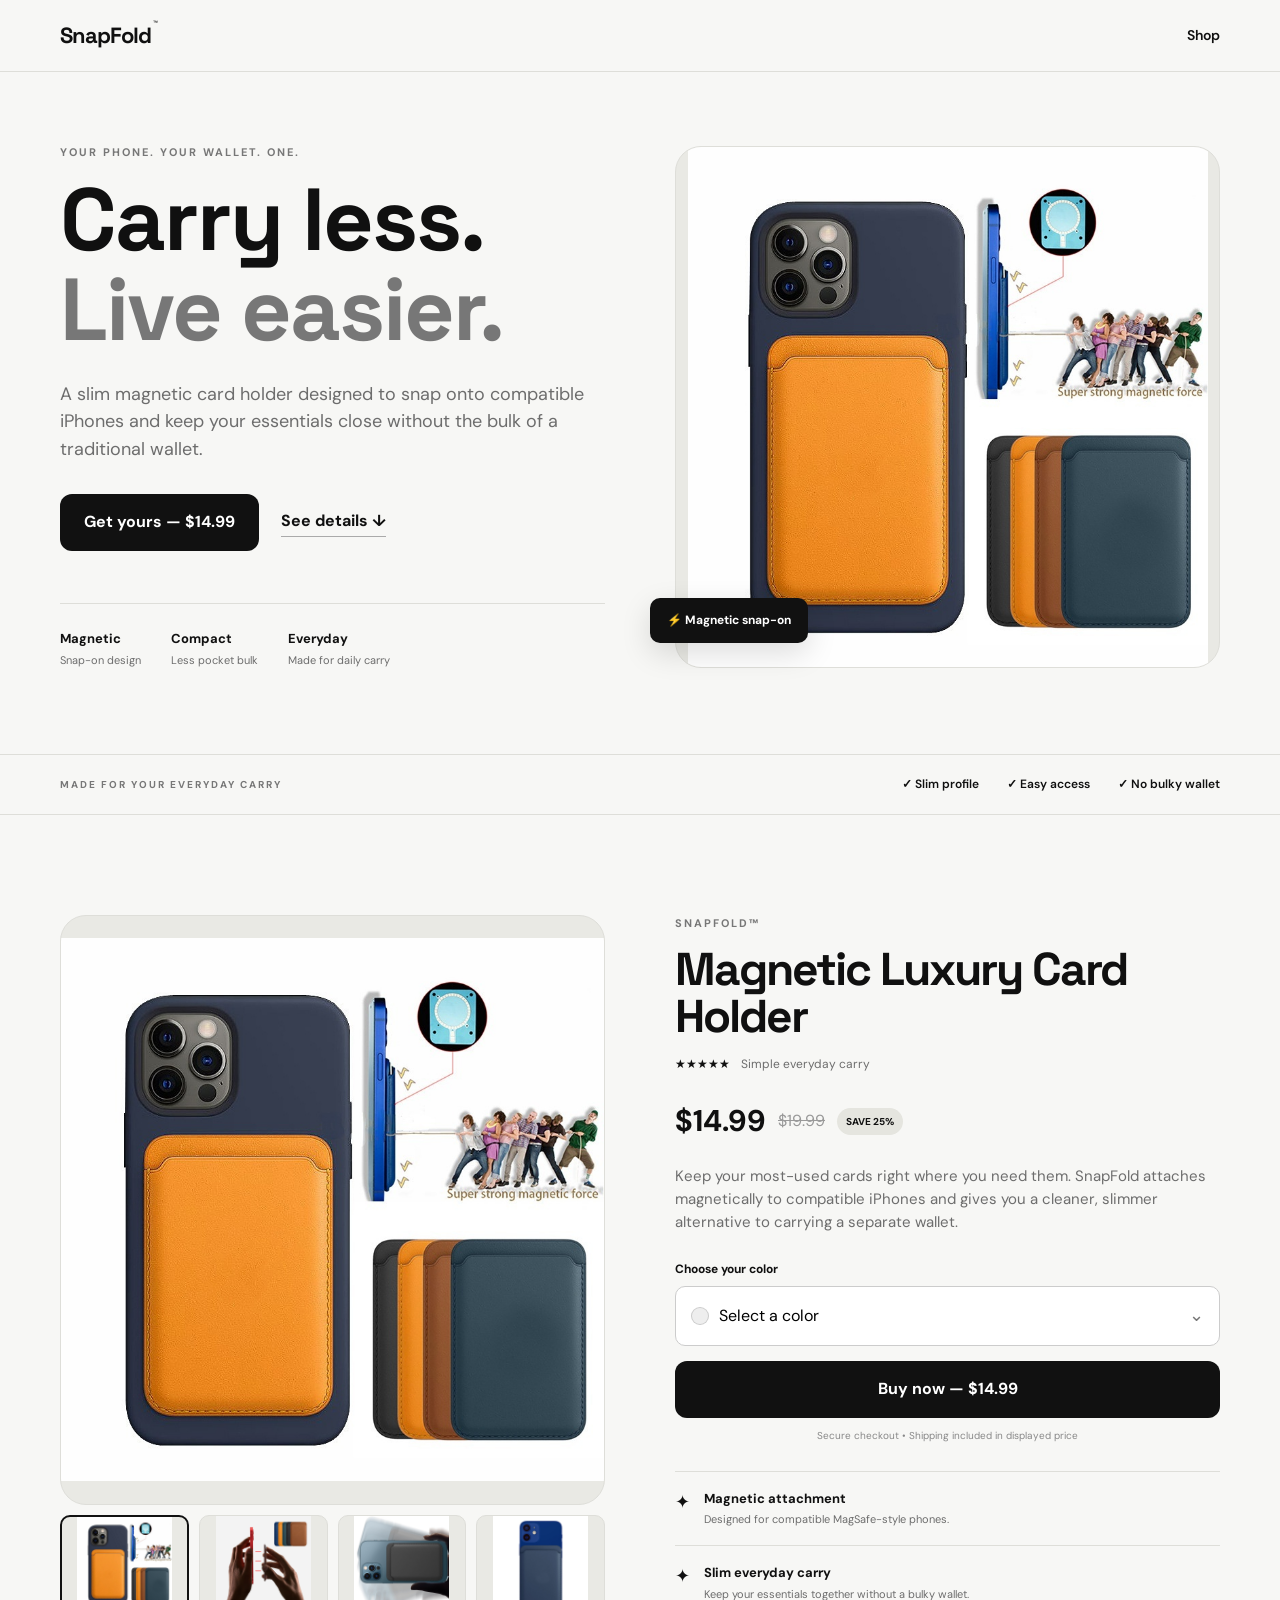
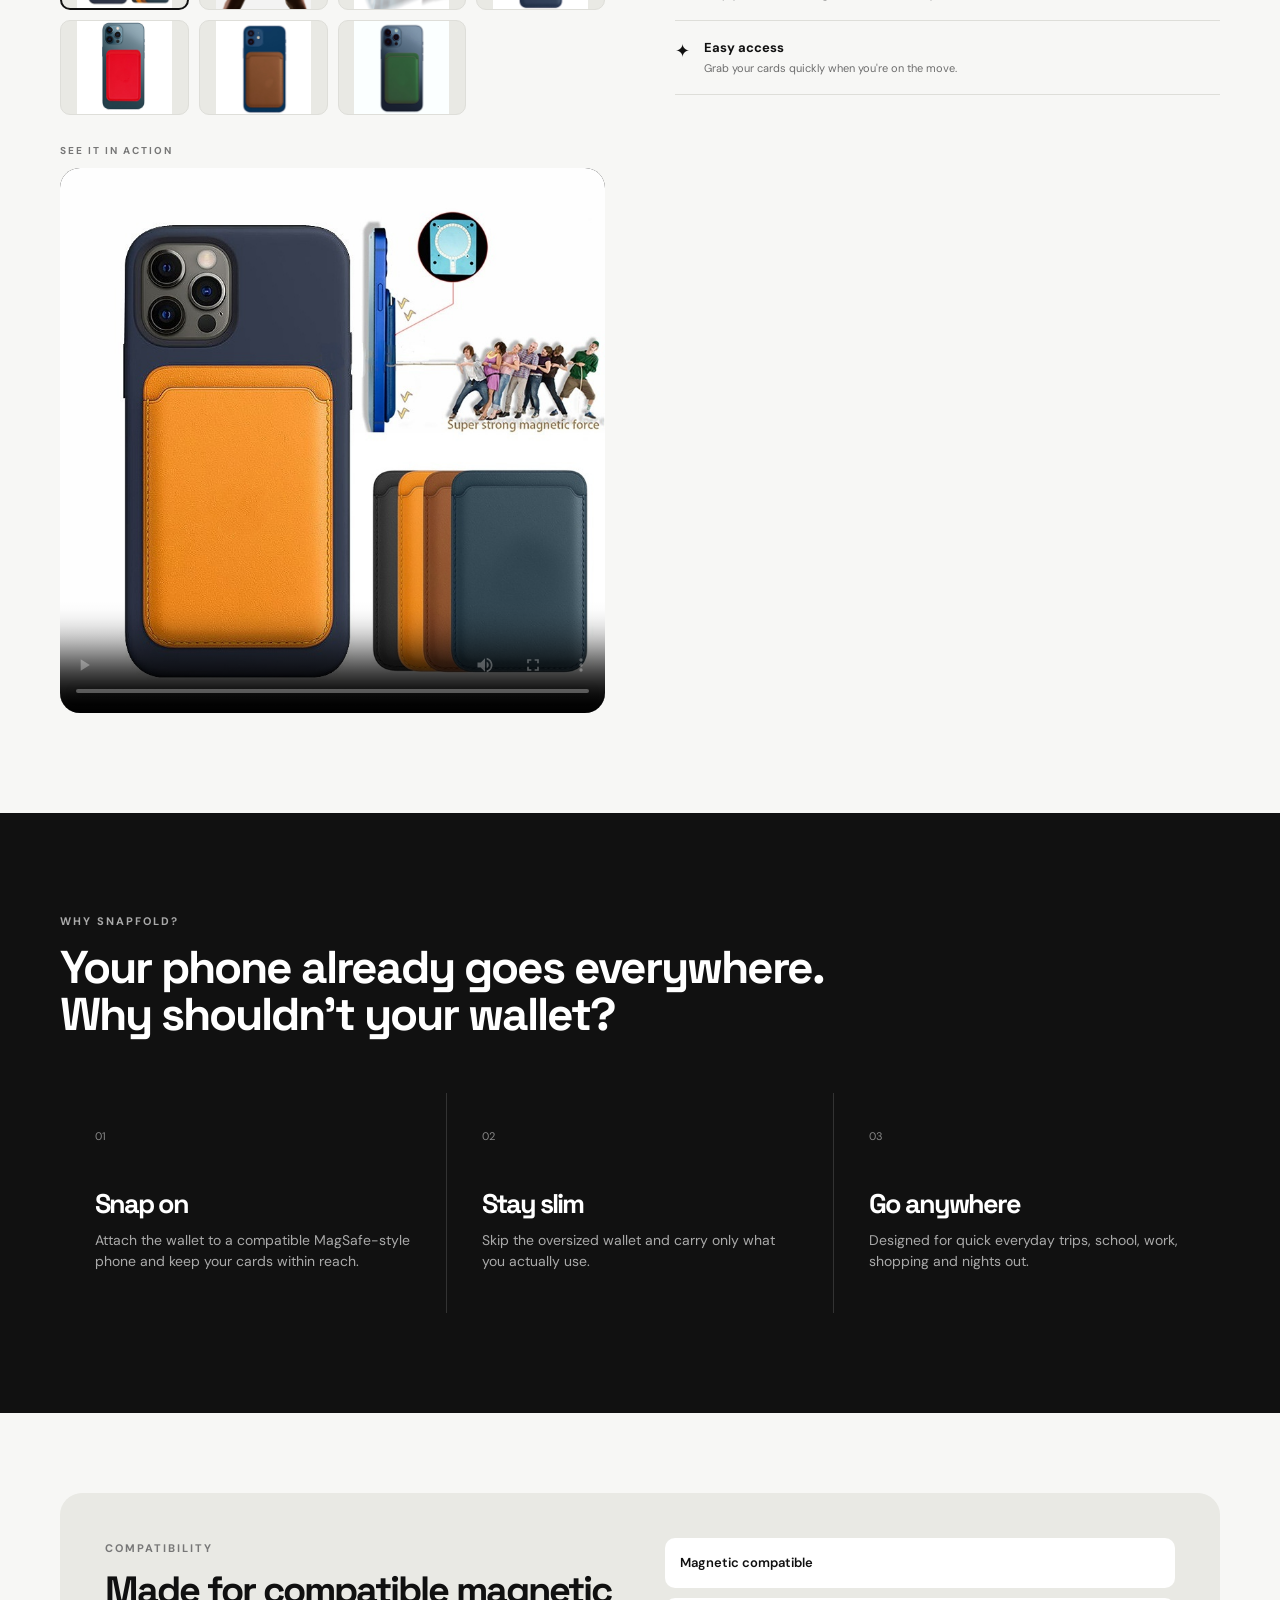
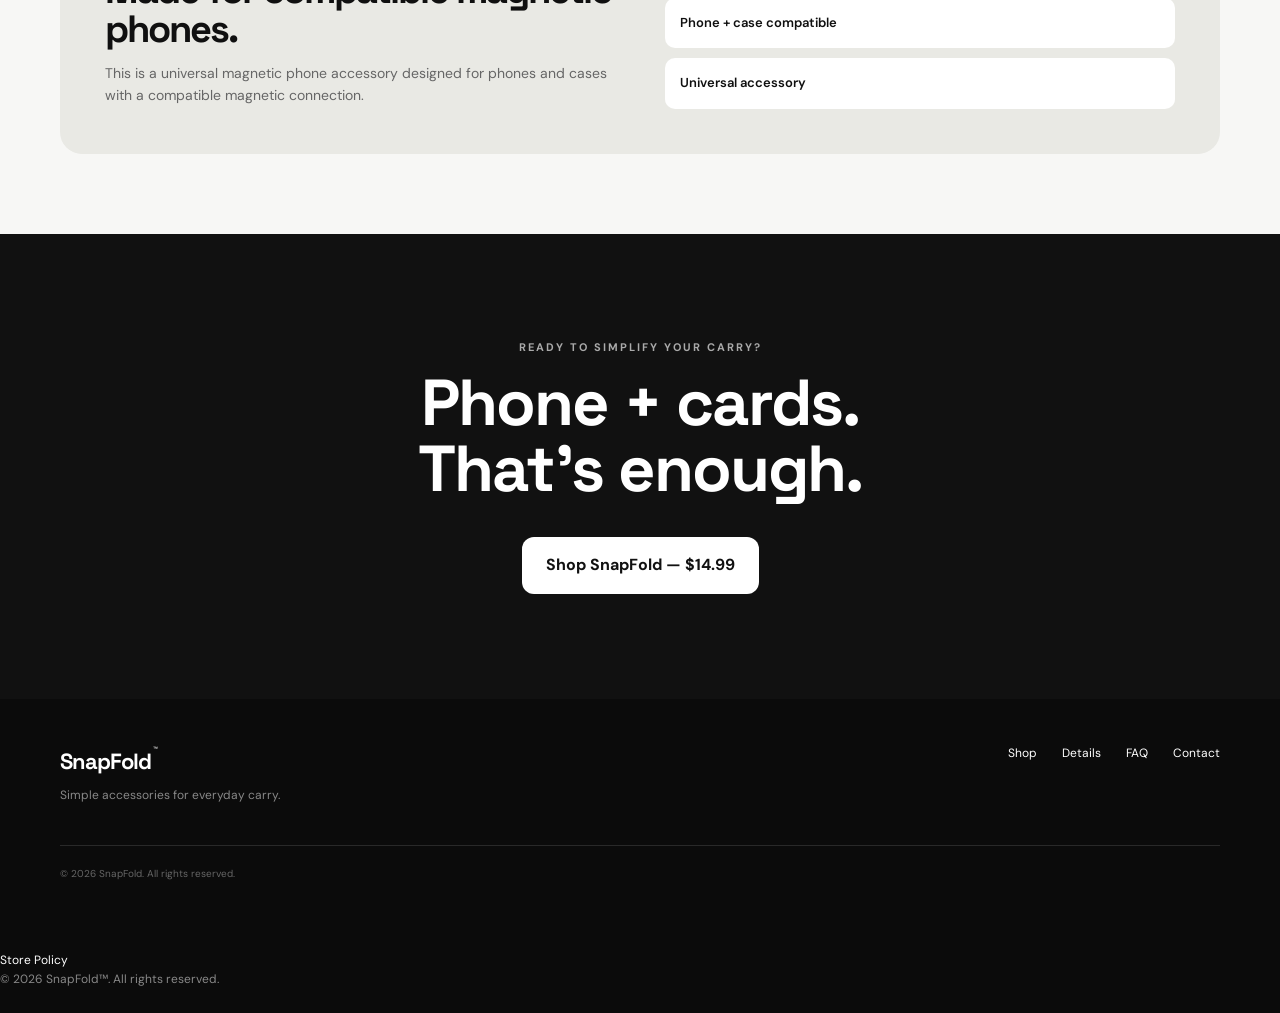
<file: index.html>
<!DOCTYPE html>
<html lang="en">
<head>
  <meta charset="UTF-8">
  <meta name="viewport" content="width=device-width, initial-scale=1.0">
  <meta name="description" content="Snap-on magnetic wallet case for your iPhone. Carry your cards without the bulky wallet.">
  <title>SnapFold — Magnetic Card Wallet</title>
  <link rel="stylesheet" href="style.css">
</head>
<body>

<header class="site-header">
  <div class="container nav">
    <a class="logo" href="#top">SnapFold<span>™</span></a>
    <a class="nav-link" href="#product">Shop</a>
  </div>
</header>

<main id="top">
  <section class="hero">
    <div class="container hero-grid">
      <div class="hero-copy">
        <p class="eyebrow">YOUR PHONE. YOUR WALLET. ONE.</p>
        <h1>Carry less.<br><span>Live easier.</span></h1>
        <p class="hero-text">
          A slim magnetic card holder designed to snap onto compatible iPhones
          and keep your essentials close without the bulk of a traditional wallet.
        </p>
        <div class="hero-actions">
          <a class="btn primary" href="#product">Get yours — $14.99</a>
          <a class="text-link" href="#details">See details ↓</a>
        </div>
        <div class="trust-row">
          <div><strong>Magnetic</strong><small>Snap-on design</small></div>
          <div><strong>Compact</strong><small>Less pocket bulk</small></div>
          <div><strong>Everyday</strong><small>Made for daily carry</small></div>
        </div>
      </div>

      <div class="hero-product">
        <div class="hero-product-image">
          <img src="snapfold-photo-1.jpeg" alt="SnapFold magnetic card holder">
        </div>
        <div class="floating-card">⚡ Magnetic snap-on</div>
      </div>
    </div>
  </section>

  <section class="social-proof">
    <div class="container proof-inner">
      <p>MADE FOR YOUR EVERYDAY CARRY</p>
      <div class="proof-items">
        <span>✓ Slim profile</span>
        <span>✓ Easy access</span>
        <span>✓ No bulky wallet</span>
      </div>
    </div>
  </section>

  <section id="product" class="product-section">
    <div class="container product-grid">
      <div class="gallery">
        <div class="main-image">
          <img id="mainProductImage" src="snapfold-photo-1.jpeg" alt="SnapFold magnetic card holder">
        </div>
        <div class="thumb-row">
          <button class="thumb active" type="button" data-image="snapfold-photo-1.jpeg" aria-label="View product photo 1"><img src="snapfold-photo-1.jpeg" alt=""></button>
          <button class="thumb" type="button" data-image="snapfold-photo-2.jpeg" aria-label="View product photo 2"><img src="snapfold-photo-2.jpeg" alt=""></button>
          <button class="thumb" type="button" data-image="snapfold-photo-3.jpeg" aria-label="View product photo 3"><img src="snapfold-photo-3.jpeg" alt=""></button>
          <button class="thumb" type="button" data-image="snapfold-photo-4.jpeg" aria-label="View product photo 4"><img src="snapfold-photo-4.jpeg" alt=""></button>
          <button class="thumb" type="button" data-image="snapfold-photo-5.jpeg" aria-label="View product photo 5"><img src="snapfold-photo-5.jpeg" alt=""></button>
          <button class="thumb" type="button" data-image="snapfold-photo-6.jpeg" aria-label="View product photo 6"><img src="snapfold-photo-6.jpeg" alt=""></button>
          <button class="thumb" type="button" data-image="snapfold-photo-7.jpeg" aria-label="View product photo 7"><img src="snapfold-photo-7.jpeg" alt=""></button>
        </div>
        <div class="product-video-wrap">
          <p class="media-label">SEE IT IN ACTION</p>
          <video class="product-video" controls playsinline preload="metadata" poster="snapfold-photo-1.jpeg">
            <source src="product-video.mp4" type="video/mp4">
            Your browser does not support the video tag.
          </video>
        </div>
      </div>

      <div class="product-info">
        <p class="eyebrow">SNAPFOLD™</p>
        <h2>Magnetic Luxury Card Holder</h2>
        <div class="rating">★★★★★ <span>Simple everyday carry</span></div>
        <div class="price-row">
          <span class="price">$14.99</span>
          <span class="compare">$19.99</span>
          <span class="badge">SAVE 25%</span>
        </div>
        <p class="product-description">
          Keep your most-used cards right where you need them. SnapFold attaches
          magnetically to compatible iPhones and gives you a cleaner, slimmer
          alternative to carrying a separate wallet.
        </p>

        <div class="option-block">
          <label>Choose your color</label>
          <button class="color-trigger" type="button" id="colorTrigger" aria-expanded="false"><span class="selected-preview"><span class="color-dot neutral" id="selectedDot"></span><span id="selectedColor">Select a color</span></span><span class="arrow">⌄</span></button>
          <div class="color-panel" id="colorPanel">
            <div class="color-panel-title">Available colors</div>
            <div class="color-grid">
              <button class="color-item" type="button" data-color="Black"><span class="color-dot black"></span><span>Black</span></button>
              <button class="color-item" type="button" data-color="Dark Gray"><span class="color-dot dark-gray"></span><span>Dark Gray</span></button>
              <button class="color-item" type="button" data-color="Gray"><span class="color-dot gray"></span><span>Gray</span></button>
              <button class="color-item" type="button" data-color="White"><span class="color-dot white"></span><span>White</span></button>
              <button class="color-item" type="button" data-color="Cream"><span class="color-dot cream"></span><span>Cream</span></button>
              <button class="color-item" type="button" data-color="Beige"><span class="color-dot beige"></span><span>Beige</span></button>
              <button class="color-item" type="button" data-color="Taupe"><span class="color-dot taupe"></span><span>Taupe</span></button>
              <button class="color-item" type="button" data-color="Brown"><span class="color-dot brown"></span><span>Brown</span></button>
              <button class="color-item" type="button" data-color="Cognac"><span class="color-dot cognac"></span><span>Cognac</span></button>
              <button class="color-item" type="button" data-color="Red"><span class="color-dot red"></span><span>Red</span></button>
              <button class="color-item" type="button" data-color="Burgundy"><span class="color-dot burgundy"></span><span>Burgundy</span></button>
              <button class="color-item" type="button" data-color="Coral"><span class="color-dot coral"></span><span>Coral</span></button>
              <button class="color-item" type="button" data-color="Orange"><span class="color-dot orange"></span><span>Orange</span></button>
              <button class="color-item" type="button" data-color="Yellow"><span class="color-dot yellow"></span><span>Yellow</span></button>
              <button class="color-item" type="button" data-color="Sage Green"><span class="color-dot sage-green"></span><span>Sage Green</span></button>
              <button class="color-item" type="button" data-color="Light Blue"><span class="color-dot light-blue"></span><span>Light Blue</span></button>
              <button class="color-item" type="button" data-color="Sky Blue"><span class="color-dot sky-blue"></span><span>Sky Blue</span></button>
              <button class="color-item" type="button" data-color="Blue"><span class="color-dot blue"></span><span>Blue</span></button>
              <button class="color-item" type="button" data-color="Royal Blue"><span class="color-dot royal-blue"></span><span>Royal Blue</span></button>
              <button class="color-item" type="button" data-color="Navy"><span class="color-dot navy"></span><span>Navy</span></button>
              <button class="color-item" type="button" data-color="Lavender"><span class="color-dot lavender"></span><span>Lavender</span></button>
              <button class="color-item" type="button" data-color="Purple"><span class="color-dot purple"></span><span>Purple</span></button>
              <button class="color-item" type="button" data-color="Plum"><span class="color-dot plum"></span><span>Plum</span></button>
              <button class="color-item" type="button" data-color="Light Pink"><span class="color-dot light-pink"></span><span>Light Pink</span></button>
              <button class="color-item" type="button" data-color="Pink"><span class="color-dot pink"></span><span>Pink</span></button>
              <button class="color-item" type="button" data-color="Hot Pink"><span class="color-dot hot-pink"></span><span>Hot Pink</span></button>
              <button class="color-item" type="button" data-color="Rose"><span class="color-dot rose"></span><span>Rose</span></button>
              <button class="color-item" type="button" data-color="Stone"><span class="color-dot stone"></span><span>Stone</span></button>
              <button class="color-item" type="button" data-color="Mocha"><span class="color-dot mocha"></span><span>Mocha</span></button>
              <button class="color-item" type="button" data-color="Midnight"><span class="color-dot midnight"></span><span>Midnight</span></button>
            </div>
          </div>
        </div>

        <button class="btn primary full" id="buyButton">Buy now — $14.99</button>
        <p class="checkout-note">Secure checkout • Shipping included in displayed price</p>

        <div class="benefits">
          <div><span>✦</span><div><strong>Magnetic attachment</strong><small>Designed for compatible MagSafe-style phones.</small></div></div>
          <div><span>✦</span><div><strong>Slim everyday carry</strong><small>Keep your essentials together without a bulky wallet.</small></div></div>
          <div><span>✦</span><div><strong>Easy access</strong><small>Grab your cards quickly when you're on the move.</small></div></div>
        </div>
      </div>
    </div>
  </section>

  <section id="details" class="details">
    <div class="container">
      <div class="section-heading">
        <p class="eyebrow">WHY SNAPFOLD?</p>
        <h2>Your phone already goes everywhere.<br>Why shouldn't your wallet?</h2>
      </div>
      <div class="feature-grid">
        <article><div class="feature-number">01</div><h3>Snap on</h3><p>Attach the wallet to a compatible MagSafe-style phone and keep your cards within reach.</p></article>
        <article><div class="feature-number">02</div><h3>Stay slim</h3><p>Skip the oversized wallet and carry only what you actually use.</p></article>
        <article><div class="feature-number">03</div><h3>Go anywhere</h3><p>Designed for quick everyday trips, school, work, shopping and nights out.</p></article>
      </div>
    </div>
  </section>

  <section class="compatibility">
    <div class="container compatibility-box">
      <div>
        <p class="eyebrow">COMPATIBILITY</p>
        <h2>Made for compatible magnetic phones.</h2>
        <p>This is a universal magnetic phone accessory designed for phones and cases with a compatible magnetic connection.</p>
      </div>
      <div class="models">
        <span>Magnetic compatible</span>
        <span>Phone + case compatible</span>
        <span>Universal accessory</span>
      </div>
    </div>
  </section>

  

  <section class="final-cta">
    <div class="container">
      <p class="eyebrow">READY TO SIMPLIFY YOUR CARRY?</p>
      <h2>Phone + cards.<br>That's enough.</h2>
      <a class="btn light" href="#product">Shop SnapFold — $14.99</a>
    </div>
  </section>
</main>

<footer>
  <div class="container footer-inner">
    <div>
      <a class="logo" href="#top">SnapFold<span>™</span></a>
      <p>Simple accessories for everyday carry.</p>
    </div>
    <div class="footer-links">
      <a href="#product">Shop</a>
      <a href="#details">Details</a>
      <a href="#faq">FAQ</a>
      <a href="mailto:snapfoldsupport@gmail.com">Contact</a>
    </div>
  </div>
  <div class="container copyright">© 2026 SnapFold. All rights reserved.</div>
</footer>

<script>
  const CHECKOUT_LINK = "https://buy.stripe.com/6oUfZh7LI0KgahKfLug7e00";

  document.querySelectorAll(".thumb").forEach(function (thumb) {
    thumb.addEventListener("click", function () {
      const image = this.getAttribute("data-image");
      document.getElementById("mainProductImage").src = image;

      document.querySelectorAll(".thumb").forEach(function (item) {
        item.classList.remove("active");
      });
      this.classList.add("active");
    });
  });

  let selectedColor = "";
  const colorTrigger = document.getElementById("colorTrigger");
  const colorPanel = document.getElementById("colorPanel");
  const selectedColorText = document.getElementById("selectedColor");
  const selectedDot = document.getElementById("selectedDot");

  colorTrigger.addEventListener("click", function () {
    const open = colorPanel.classList.toggle("open");
    colorTrigger.setAttribute("aria-expanded", String(open));
  });

  document.querySelectorAll(".color-item").forEach(function (item) {
    item.addEventListener("click", function () {
      selectedColor = this.dataset.color;
      selectedColorText.textContent = selectedColor;
      selectedDot.className = this.querySelector(".color-dot").className;
      document.querySelectorAll(".color-item").forEach(function (i) { i.classList.remove("selected"); });
      this.classList.add("selected");
      colorPanel.classList.remove("open");
      colorTrigger.setAttribute("aria-expanded", "false");
    });
  });

  document.getElementById("buyButton").addEventListener("click", function () {
    if (!selectedColor) { alert("Please choose a color first."); colorTrigger.focus(); return; }
    if (CHECKOUT_LINK === "CHECKOUT_LINK_HERE") { alert("Your store is ready, but you still need to add your checkout link in index.html."); return; }
    window.location.href = CHECKOUT_LINK;
  });
</script>

</body>
</html>

<footer>
    <div class="footer-links">
        <a href="storepolicies.html">Store Policy</a>
    
    </div>

    <p>© 2026 SnapFold™. All rights reserved.</p>
</footer>
</file>
<file: style.css>
@import url('https://fonts.googleapis.com/css2?family=DM+Sans:wght@400;500;600;700&family=Space+Grotesk:wght@500;600;700&display=swap');

:root{
  --bg:#f7f7f5;
  --text:#101010;
  --muted:#6d6d6d;
  --line:#deded9;
  --card:#ffffff;
  --accent:#111111;
  --soft:#ecece7;
  --max:1160px;
}

*{box-sizing:border-box;margin:0;padding:0}
html{scroll-behavior:smooth}
body{font-family:"DM Sans",Arial,sans-serif;background:var(--bg);color:var(--text);line-height:1.55}
a{text-decoration:none;color:inherit}
button,select{font:inherit}
.container{width:min(var(--max),calc(100% - 40px));margin:auto}

.site-header{height:72px;border-bottom:1px solid var(--line);background:rgba(247,247,245,.94);position:sticky;top:0;z-index:20;backdrop-filter:blur(12px)}
.nav{height:100%;display:flex;align-items:center;justify-content:space-between}
.logo{font-family:"Space Grotesk",sans-serif;font-size:22px;font-weight:700;letter-spacing:-1px}
.logo span{font-size:9px;vertical-align:top;margin-left:2px}
.nav-link{font-weight:600;font-size:14px}

.hero{padding:72px 0 85px}
.hero-grid{display:grid;grid-template-columns:1fr 1fr;gap:70px;align-items:center}
.eyebrow{font-size:11px;font-weight:700;letter-spacing:2px;color:#777;margin-bottom:14px}
h1,h2,h3{font-family:"Space Grotesk",sans-serif;letter-spacing:-2px;line-height:1.02}
h1{font-size:clamp(52px,7vw,88px)}
h1 span{color:#777}
.hero-text{font-size:18px;color:var(--muted);max-width:570px;margin:26px 0 30px}
.hero-actions{display:flex;align-items:center;gap:22px;flex-wrap:wrap}
.btn{display:inline-flex;align-items:center;justify-content:center;border:0;border-radius:12px;padding:16px 24px;font-weight:700;cursor:pointer;transition:.2s transform,.2s opacity}
.btn:hover{transform:translateY(-2px);opacity:.9}
.primary{background:#111;color:#fff}
.light{background:#fff;color:#111}
.text-link{font-weight:700;border-bottom:1px solid #aaa;padding-bottom:2px}
.trust-row{display:flex;gap:30px;margin-top:52px;padding-top:25px;border-top:1px solid var(--line)}
.trust-row div{display:flex;flex-direction:column}
.trust-row strong{font-size:13px}
.trust-row small{color:var(--muted);font-size:11px;margin-top:3px}

.hero-product{position:relative}
.product-image-placeholder{background:#e9e9e4;border-radius:26px;min-height:520px;display:flex;flex-direction:column;align-items:center;justify-content:center;text-align:center;color:#777;border:1px dashed #bbb}
.product-image-placeholder .placeholder-icon{font-size:70px;margin-bottom:15px}
.product-image-placeholder strong{font-size:12px;letter-spacing:1px}
.product-image-placeholder small{max-width:220px;font-size:11px;margin-top:6px}
.floating-card{position:absolute;bottom:25px;left:-25px;background:#111;color:#fff;padding:13px 17px;border-radius:10px;font-size:12px;font-weight:700;box-shadow:0 10px 30px #0002}

.social-proof{border-top:1px solid var(--line);border-bottom:1px solid var(--line);padding:20px 0}
.proof-inner{display:flex;justify-content:space-between;align-items:center;gap:25px}
.proof-inner>p{font-size:10px;font-weight:700;letter-spacing:2px;color:#777}
.proof-items{display:flex;gap:28px;font-size:12px;font-weight:600}

.product-section{padding:100px 0}
.product-grid{display:grid;grid-template-columns:1fr 1fr;gap:70px;align-items:start}
.gallery .main-image{min-height:590px}
.thumb-row{display:grid;grid-template-columns:repeat(4,1fr);gap:10px;margin-top:10px}
.thumb{background:#e9e9e4;border:1px solid var(--line);border-radius:10px;height:95px;display:flex;align-items:center;justify-content:center;font-size:10px;color:#888;font-weight:700}
.product-info h2{font-size:46px;margin-bottom:15px}
.rating{font-size:12px;margin-bottom:25px}
.rating span{color:var(--muted);margin-left:8px}
.price-row{display:flex;align-items:center;gap:12px;margin-bottom:20px}
.price{font-size:30px;font-weight:700}
.compare{text-decoration:line-through;color:#999}
.badge{background:#e5e5df;border-radius:50px;padding:6px 9px;font-size:10px;font-weight:700}
.product-description{color:var(--muted);font-size:15px;margin-bottom:25px}
.option-block label{display:block;font-size:12px;font-weight:700;margin-bottom:8px}
select{width:100%;padding:15px;border:1px solid #ccc;border-radius:10px;background:white;outline:none}
.full{width:100%;margin-top:15px}
.checkout-note{text-align:center;font-size:10px;color:#888;margin:10px 0 28px}
.benefits{border-top:1px solid var(--line)}
.benefits>div{display:flex;gap:14px;padding:17px 0;border-bottom:1px solid var(--line)}
.benefits span{font-size:18px}
.benefits strong,.benefits small{display:block}
.benefits strong{font-size:13px}
.benefits small{font-size:11px;color:var(--muted);margin-top:2px}

.details{background:#111;color:#fff;padding:100px 0}
.details .eyebrow{color:#aaa}
.section-heading h2{font-size:46px}
.feature-grid{display:grid;grid-template-columns:repeat(3,1fr);gap:1px;background:#333;margin-top:55px}
.feature-grid article{background:#111;padding:35px;min-height:220px}
.feature-number{font-size:11px;color:#888;margin-bottom:45px}
.feature-grid h3{font-size:27px;margin-bottom:12px}
.feature-grid p{color:#aaa;font-size:14px}

.compatibility{padding:80px 0}
.compatibility-box{background:#e9e9e4;border-radius:22px;padding:45px;display:grid;grid-template-columns:1fr 1fr;gap:50px;align-items:center}
.compatibility h2{font-size:38px;margin-bottom:14px}
.compatibility p:not(.eyebrow){color:#666;font-size:14px}
.models{display:flex;flex-direction:column;gap:10px}
.models span{background:#fff;border-radius:10px;padding:15px;font-size:13px;font-weight:600}

.faq{padding:90px 0}
.narrow{max-width:820px}
.center{text-align:center}
.center h2{font-size:46px}
details{border-top:1px solid var(--line);padding:21px 0}
details:last-child{border-bottom:1px solid var(--line)}
summary{cursor:pointer;font-weight:700;list-style:none}
summary::-webkit-details-marker{display:none}
summary:after{content:"+";float:right;font-size:20px;font-weight:400}
details[open] summary:after{content:"−"}
details p{color:var(--muted);font-size:14px;max-width:700px;margin-top:13px}

.final-cta{background:#111;color:#fff;text-align:center;padding:105px 0}
.final-cta .eyebrow{color:#aaa}
.final-cta h2{font-size:65px;margin-bottom:35px}

footer{padding:45px 0 25px;background:#0b0b0b;color:#fff}
.footer-inner{display:flex;justify-content:space-between;gap:30px;padding-bottom:40px}
footer .logo{display:inline-block;margin-bottom:8px}
footer p{font-size:12px;color:#888}
.footer-links{display:flex;gap:25px;font-size:12px}
.footer-links a:hover{text-decoration:underline}
.copyright{border-top:1px solid #292929;padding-top:20px;color:#666;font-size:10px}

@media(max-width:850px){
  .container{width:min(100% - 28px,var(--max))}
  .hero{padding:48px 0 60px}
  .hero-grid,.product-grid,.compatibility-box{grid-template-columns:1fr;gap:40px}
  .hero-product{order:-1}
  .product-image-placeholder,.gallery .main-image{min-height:390px}
  h1{font-size:56px}
  .hero-text{font-size:16px}
  .trust-row{gap:15px;justify-content:space-between}
  .social-proof{display:none}
  .product-section,.details,.faq{padding:65px 0}
  .product-info h2{font-size:38px}
  .section-heading h2,.center h2{font-size:38px}
  .feature-grid{grid-template-columns:1fr;margin-top:35px}
  .feature-grid article{min-height:auto}
  .compatibility-box{padding:30px}
  .compatibility h2{font-size:32px}
  .final-cta{padding:75px 0}
  .final-cta h2{font-size:50px}
  .footer-inner{flex-direction:column}
}

@media(max-width:500px){
  .site-header{height:62px}
  .nav-link{display:none}
  .hero-product{margin-bottom:5px}
  .floating-card{left:10px;bottom:12px}
  .hero-actions .btn{width:100%}
  .trust-row{gap:8px}
  .trust-row small{font-size:9px}
  .product-info h2{font-size:34px}
  .thumb{height:70px}
  .footer-links{flex-wrap:wrap}
}

/* Real product media */
.hero-product-image {
  background: #e9e9e4;
  border-radius: 26px;
  min-height: 520px;
  display: flex;
  align-items: center;
  justify-content: center;
  overflow: hidden;
  border: 1px solid var(--line);
}
.hero-product-image img {
  width: 100%;
  height: 520px;
  object-fit: contain;
  display: block;
  image-rendering: auto;
}

.gallery .main-image {
  background: #e9e9e4;
  border-radius: 26px;
  min-height: 590px;
  height: 590px;
  overflow: hidden;
  display: flex;
  align-items: center;
  justify-content: center;
  border: 1px solid var(--line);
}
.gallery .main-image img {
  width: 100%;
  height: 100%;
  object-fit: contain;
  display: block;
}

.thumb-row {
  grid-template-columns: repeat(4, 1fr);
}
.thumb {
  padding: 0;
  overflow: hidden;
  cursor: pointer;
  background: #e9e9e4;
  transition: .2s border-color, .2s transform;
}
.thumb img {
  width: 100%;
  height: 95px;
  object-fit: contain;
  display: block;
}
.thumb.active {
  border: 2px solid #111;
}
.thumb:hover {
  transform: translateY(-2px);
}

.product-video-wrap {
  margin-top: 28px;
}
.media-label {
  font-size: 10px;
  font-weight: 700;
  letter-spacing: 2px;
  color: #777;
  margin-bottom: 10px;
}
.product-video {
  width: 100%;
  max-height: 650px;
  display: block;
  border-radius: 20px;
  background: #111;
  object-fit: contain;
}

@media (max-width: 850px) {
  .hero-product-image { min-height: 420px; }
  .hero-product-image img { height: 420px; }
  .gallery .main-image { height: 480px; min-height: 480px; }
}

/* Color picker */
.option-block{position:relative}.color-trigger{width:100%;padding:15px;border:1px solid #ccc;border-radius:10px;background:#fff;display:flex;align-items:center;justify-content:space-between;cursor:pointer;font:inherit;text-align:left}.selected-preview{display:flex;align-items:center;gap:10px}.arrow{font-size:18px;color:#777}.color-panel{display:none;position:absolute;z-index:20;left:0;right:0;top:78px;background:#fff;border:1px solid #ddd;border-radius:14px;padding:14px;box-shadow:0 18px 40px rgba(0,0,0,.12)}.color-panel.open{display:block}.color-panel-title{font-size:11px;font-weight:700;letter-spacing:1px;text-transform:uppercase;color:#777;margin-bottom:10px}.color-grid{display:grid;grid-template-columns:repeat(3,1fr);gap:7px;max-height:320px;overflow:auto}.color-item{border:1px solid #eee;background:#fafafa;border-radius:9px;padding:8px 7px;display:flex;align-items:center;gap:7px;cursor:pointer;font:inherit;font-size:11px;text-align:left}.color-item:hover,.color-item.selected{border-color:#111;background:#f2f2ee}.color-dot{width:18px;height:18px;min-width:18px;border-radius:50%;display:inline-block;border:1px solid rgba(0,0,0,.15)}.color-dot.neutral{background:#eee}.color-dot.black{background:#111}.color-dot.dark-gray{background:#3b3b3b}.color-dot.gray{background:#777}.color-dot.white{background:#fff}.color-dot.cream{background:#f3ead2}.color-dot.beige{background:#d8c3a5}.color-dot.taupe{background:#a89583}.color-dot.brown{background:#6b442b}.color-dot.cognac{background:#a6652f}.color-dot.red{background:#d71920}.color-dot.burgundy{background:#6d1020}.color-dot.coral{background:#f47d6b}.color-dot.orange{background:#f28c18}.color-dot.yellow{background:#f4cf32}.color-dot.sage-green{background:#879d79}.color-dot.light-blue{background:#a9c9df}.color-dot.sky-blue{background:#62b8e8}.color-dot.blue{background:#3569a8}.color-dot.royal-blue{background:#173f98}.color-dot.navy{background:#162b4d}.color-dot.lavender{background:#b9a7d7}.color-dot.purple{background:#7546a8}.color-dot.plum{background:#5d315f}.color-dot.light-pink{background:#f2c6d3}.color-dot.pink{background:#ed77a8}.color-dot.hot-pink{background:#ec2f86}.color-dot.rose{background:#c87983}.color-dot.stone{background:#aaa59b}.color-dot.mocha{background:#8a654f}.color-dot.midnight{background:#182033}@media(max-width:600px){.color-grid{grid-template-columns:repeat(2,1fr)}}
</file>
